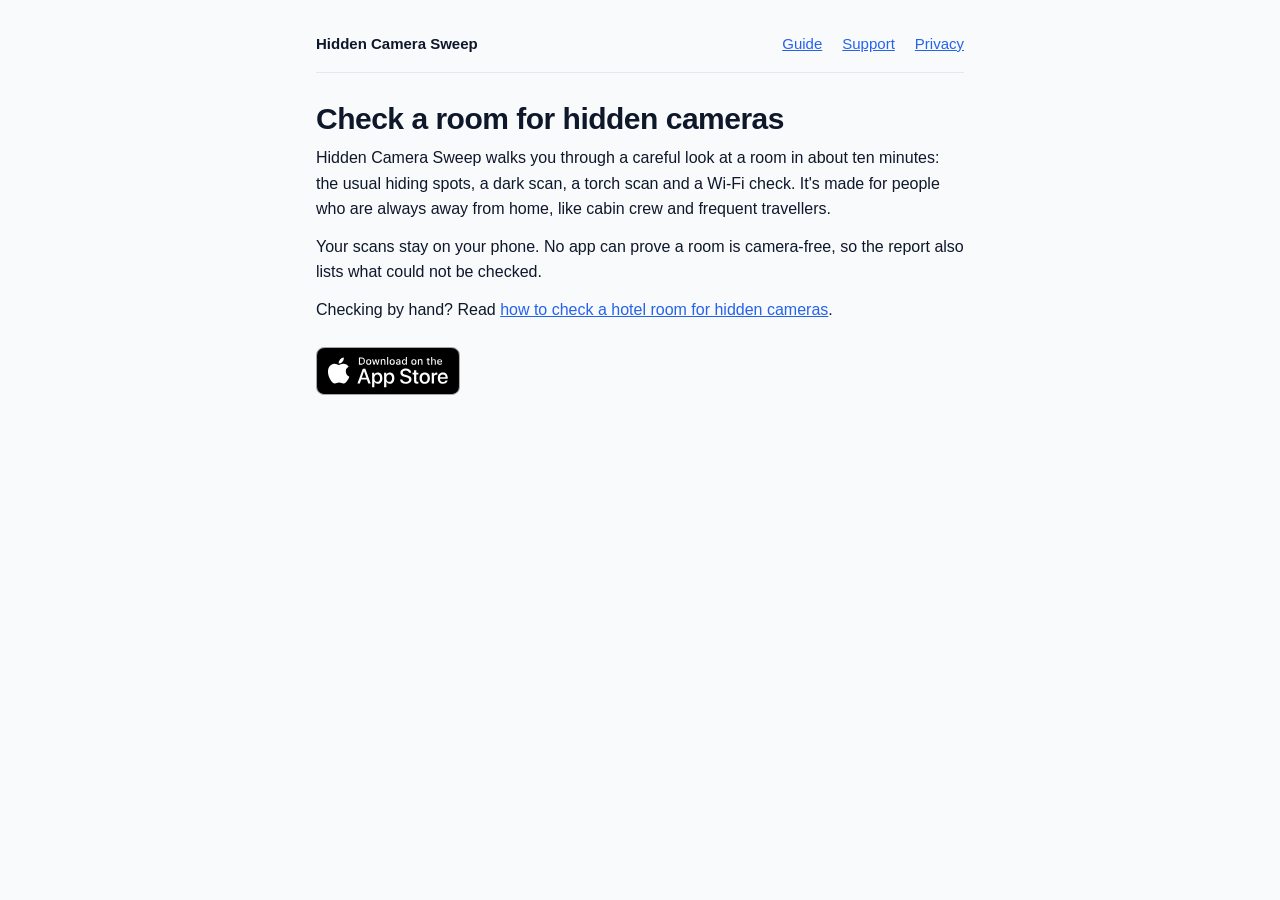
<file: index.html>
<!doctype html>
<html lang="en">
<head>
<meta charset="utf-8">
<meta name="viewport" content="width=device-width, initial-scale=1">
<title>Hidden Camera Sweep</title>
<meta name="description" content="A guided check of a room for hidden cameras, on your phone.">
<meta name="apple-itunes-app" content="app-id=6830338047">
<link rel="stylesheet" href="style.css">
</head>
<body>
<main>
  <nav><strong>Hidden Camera Sweep</strong><a href="how-to-check-hotel-room-for-hidden-cameras/">Guide</a><a href="support/">Support</a><a href="privacy/">Privacy</a></nav>
  <h1>Check a room for hidden cameras</h1>
  <p>Hidden Camera Sweep walks you through a careful look at a room in about ten minutes: the usual hiding spots, a dark scan, a torch scan and a Wi-Fi check. It's made for people who are always away from home, like cabin crew and frequent travellers.</p>
  <p>Your scans stay on your phone. No app can prove a room is camera-free, so the report also lists what could not be checked.</p>
  <p>Checking by hand? Read <a href="how-to-check-hotel-room-for-hidden-cameras/">how to check a hotel room for hidden cameras</a>.</p>
  <p class="store"><a href="https://apps.apple.com/app/id6830338047"><img src="app-store-badge.svg" alt="Download on the App Store" width="144" height="48"></a></p>
</main>
</body>
</html>
</file>
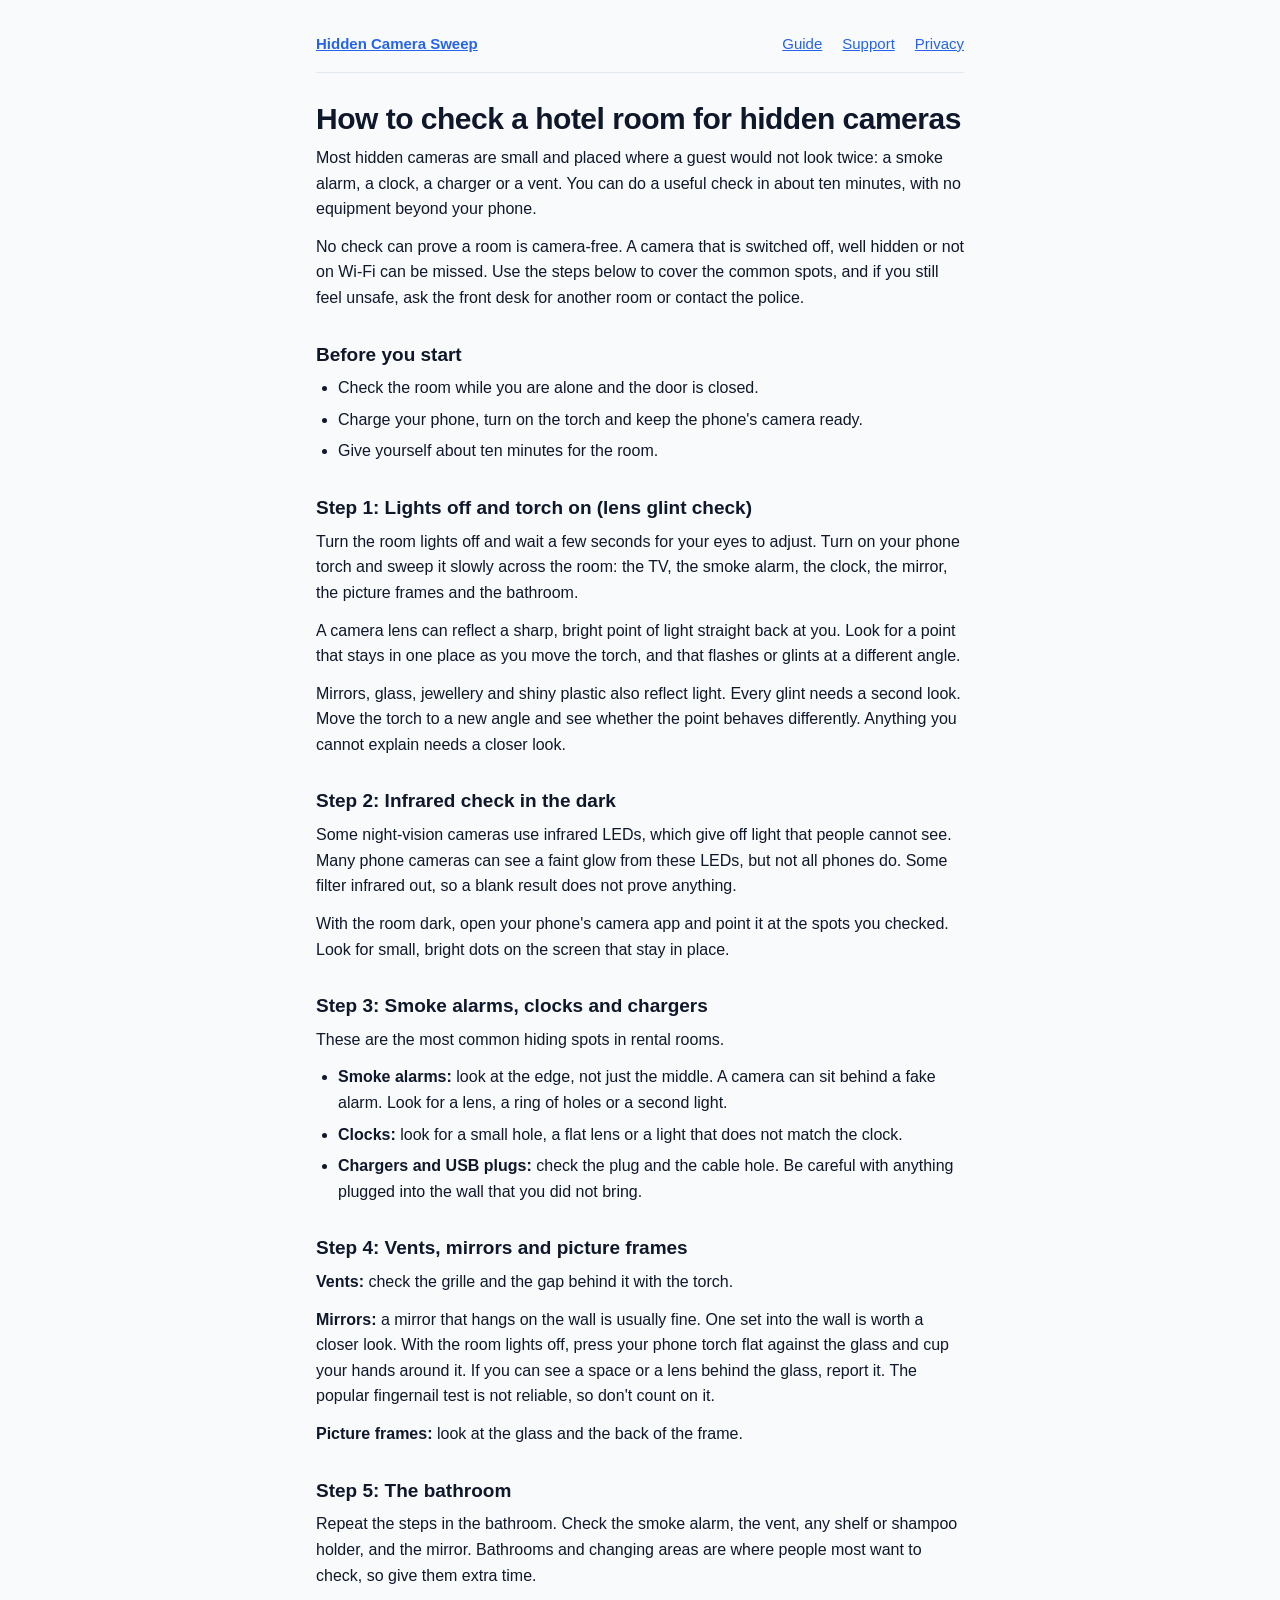
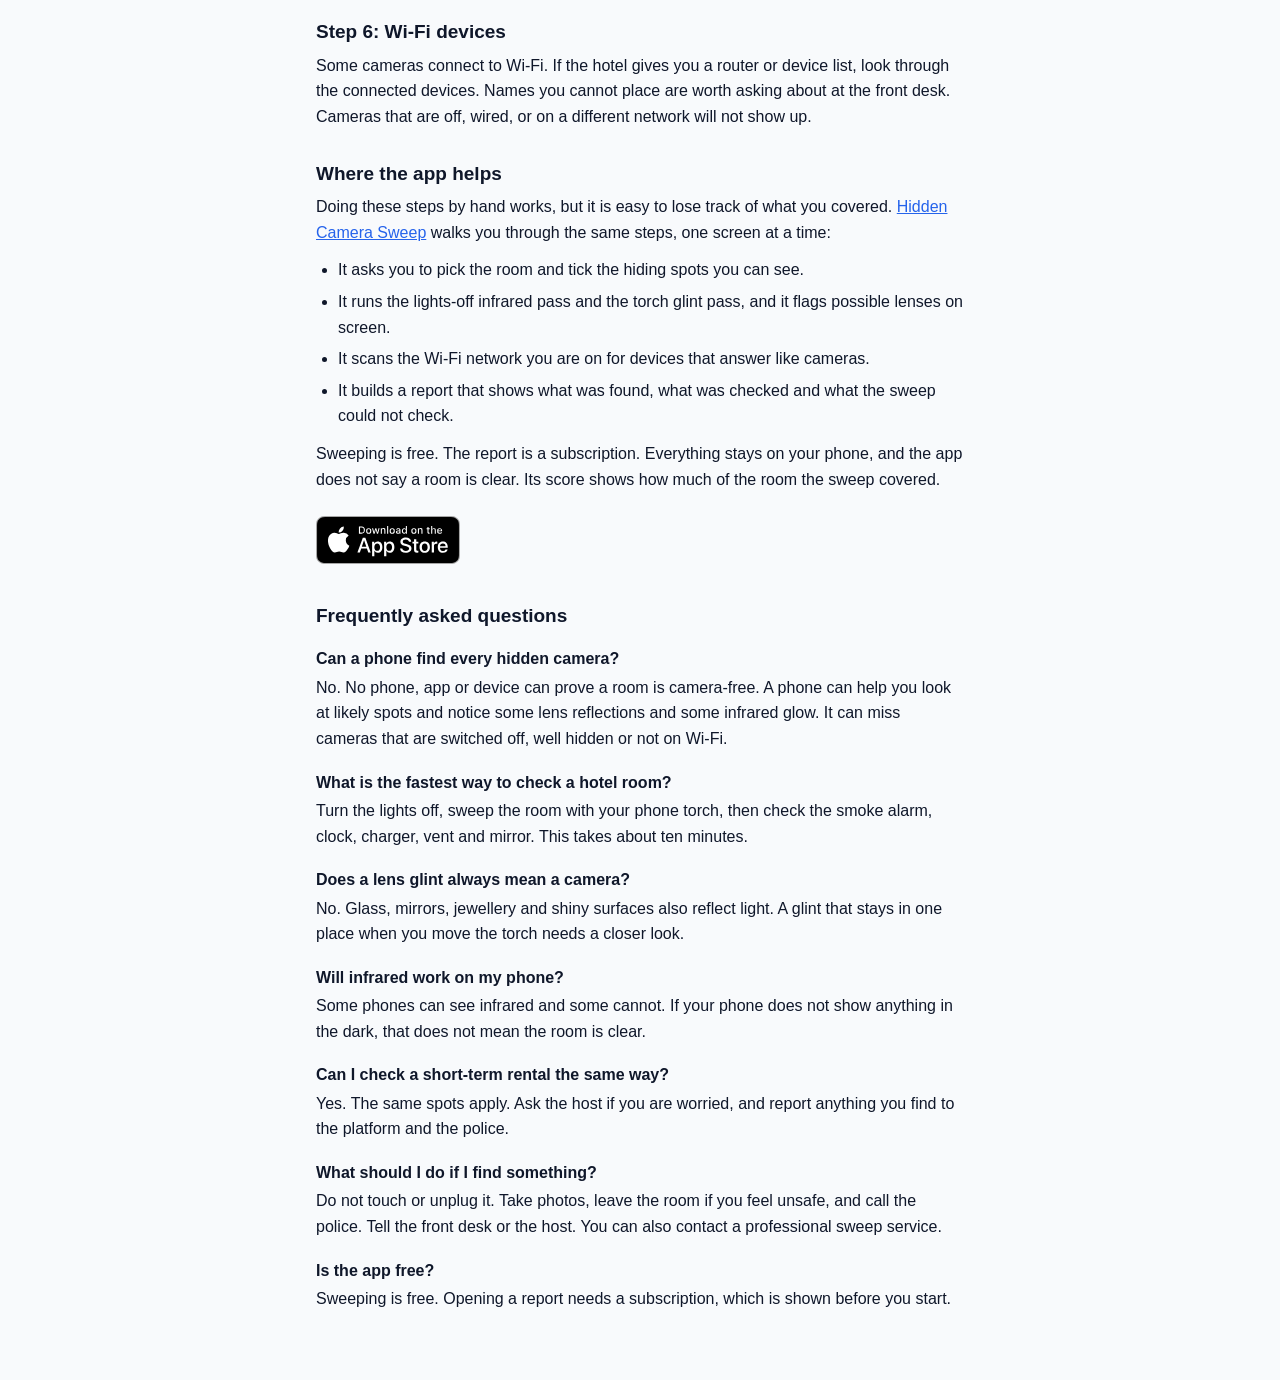
<file: how-to-check-hotel-room-for-hidden-cameras/index.html>
<!doctype html>
<html lang="en">
<head>
<meta charset="utf-8">
<meta name="viewport" content="width=device-width, initial-scale=1">
<title>How to Check a Hotel Room for Hidden Cameras</title>
<meta name="description" content="A practical ten-minute check for hotel and rental rooms: lens glints, smoke alarms, clocks, chargers and Wi-Fi devices. No check can prove a room is clear.">
<link rel="canonical" href="https://pouroaf-cpu.github.io/hidden-camera-sweep/how-to-check-hotel-room-for-hidden-cameras/">
<meta name="apple-itunes-app" content="app-id=6830338047">
<link rel="stylesheet" href="../style.css">
<script type="application/ld+json">
{
  "@context": "https://schema.org",
  "@type": "FAQPage",
  "mainEntity": [
    {"@type": "Question", "name": "Can a phone find every hidden camera?", "acceptedAnswer": {"@type": "Answer", "text": "No. No phone, app or device can prove a room is camera-free. A phone can help you look at likely spots and notice some lens reflections and some infrared glow. It can miss cameras that are switched off, well hidden or not on Wi-Fi."}},
    {"@type": "Question", "name": "What is the fastest way to check a hotel room?", "acceptedAnswer": {"@type": "Answer", "text": "Turn the lights off, sweep the room with your phone torch, then check the smoke alarm, clock, charger, vent and mirror. This takes about ten minutes."}},
    {"@type": "Question", "name": "Does a lens glint always mean a camera?", "acceptedAnswer": {"@type": "Answer", "text": "No. Glass, mirrors, jewellery and shiny surfaces also reflect light. A glint that stays in one place when you move the torch needs a closer look."}},
    {"@type": "Question", "name": "Will infrared work on my phone?", "acceptedAnswer": {"@type": "Answer", "text": "Some phones can see infrared and some cannot. If your phone does not show anything in the dark, that does not mean the room is clear."}},
    {"@type": "Question", "name": "Can I check a short-term rental the same way?", "acceptedAnswer": {"@type": "Answer", "text": "Yes. The same spots apply. Ask the host if you are worried, and report anything you find to the platform and the police."}},
    {"@type": "Question", "name": "What should I do if I find something?", "acceptedAnswer": {"@type": "Answer", "text": "Do not touch or unplug it. Take photos, leave the room if you feel unsafe, and call the police. Tell the front desk or the host. You can also contact a professional sweep service."}},
    {"@type": "Question", "name": "Is the app free?", "acceptedAnswer": {"@type": "Answer", "text": "Sweeping is free. Opening a report needs a subscription, which is shown before you start."}}
  ]
}
</script>
</head>
<body>
<main>
  <nav><strong><a href="../">Hidden Camera Sweep</a></strong><a href="./">Guide</a><a href="../support/">Support</a><a href="../privacy/">Privacy</a></nav>
  <h1>How to check a hotel room for hidden cameras</h1>
  <p>Most hidden cameras are small and placed where a guest would not look twice: a smoke alarm, a clock, a charger or a vent. You can do a useful check in about ten minutes, with no equipment beyond your phone.</p>
  <p>No check can prove a room is camera-free. A camera that is switched off, well hidden or not on Wi-Fi can be missed. Use the steps below to cover the common spots, and if you still feel unsafe, ask the front desk for another room or contact the police.</p>

  <h2>Before you start</h2>
  <ul>
    <li>Check the room while you are alone and the door is closed.</li>
    <li>Charge your phone, turn on the torch and keep the phone's camera ready.</li>
    <li>Give yourself about ten minutes for the room.</li>
  </ul>

  <h2>Step 1: Lights off and torch on (lens glint check)</h2>
  <p>Turn the room lights off and wait a few seconds for your eyes to adjust. Turn on your phone torch and sweep it slowly across the room: the TV, the smoke alarm, the clock, the mirror, the picture frames and the bathroom.</p>
  <p>A camera lens can reflect a sharp, bright point of light straight back at you. Look for a point that stays in one place as you move the torch, and that flashes or glints at a different angle.</p>
  <p>Mirrors, glass, jewellery and shiny plastic also reflect light. Every glint needs a second look. Move the torch to a new angle and see whether the point behaves differently. Anything you cannot explain needs a closer look.</p>

  <h2>Step 2: Infrared check in the dark</h2>
  <p>Some night-vision cameras use infrared LEDs, which give off light that people cannot see. Many phone cameras can see a faint glow from these LEDs, but not all phones do. Some filter infrared out, so a blank result does not prove anything.</p>
  <p>With the room dark, open your phone's camera app and point it at the spots you checked. Look for small, bright dots on the screen that stay in place.</p>

  <h2>Step 3: Smoke alarms, clocks and chargers</h2>
  <p>These are the most common hiding spots in rental rooms.</p>
  <ul>
    <li><strong>Smoke alarms:</strong> look at the edge, not just the middle. A camera can sit behind a fake alarm. Look for a lens, a ring of holes or a second light.</li>
    <li><strong>Clocks:</strong> look for a small hole, a flat lens or a light that does not match the clock.</li>
    <li><strong>Chargers and USB plugs:</strong> check the plug and the cable hole. Be careful with anything plugged into the wall that you did not bring.</li>
  </ul>

  <h2>Step 4: Vents, mirrors and picture frames</h2>
  <p><strong>Vents:</strong> check the grille and the gap behind it with the torch.</p>
  <p><strong>Mirrors:</strong> a mirror that hangs on the wall is usually fine. One set into the wall is worth a closer look. With the room lights off, press your phone torch flat against the glass and cup your hands around it. If you can see a space or a lens behind the glass, report it. The popular fingernail test is not reliable, so don't count on it.</p>
  <p><strong>Picture frames:</strong> look at the glass and the back of the frame.</p>

  <h2>Step 5: The bathroom</h2>
  <p>Repeat the steps in the bathroom. Check the smoke alarm, the vent, any shelf or shampoo holder, and the mirror. Bathrooms and changing areas are where people most want to check, so give them extra time.</p>

  <h2>Step 6: Wi-Fi devices</h2>
  <p>Some cameras connect to Wi-Fi. If the hotel gives you a router or device list, look through the connected devices. Names you cannot place are worth asking about at the front desk. Cameras that are off, wired, or on a different network will not show up.</p>

  <h2>Where the app helps</h2>
  <p>Doing these steps by hand works, but it is easy to lose track of what you covered. <a href="https://apps.apple.com/app/id6830338047">Hidden Camera Sweep</a> walks you through the same steps, one screen at a time:</p>
  <ul>
    <li>It asks you to pick the room and tick the hiding spots you can see.</li>
    <li>It runs the lights-off infrared pass and the torch glint pass, and it flags possible lenses on screen.</li>
    <li>It scans the Wi-Fi network you are on for devices that answer like cameras.</li>
    <li>It builds a report that shows what was found, what was checked and what the sweep could not check.</li>
  </ul>
  <p>Sweeping is free. The report is a subscription. Everything stays on your phone, and the app does not say a room is clear. Its score shows how much of the room the sweep covered.</p>
  <p class="store"><a href="https://apps.apple.com/app/id6830338047"><img src="../app-store-badge.svg" alt="Download on the App Store" width="144" height="48"></a></p>

  <h2>Frequently asked questions</h2>
  <h3>Can a phone find every hidden camera?</h3>
  <p>No. No phone, app or device can prove a room is camera-free. A phone can help you look at likely spots and notice some lens reflections and some infrared glow. It can miss cameras that are switched off, well hidden or not on Wi-Fi.</p>
  <h3>What is the fastest way to check a hotel room?</h3>
  <p>Turn the lights off, sweep the room with your phone torch, then check the smoke alarm, clock, charger, vent and mirror. This takes about ten minutes.</p>
  <h3>Does a lens glint always mean a camera?</h3>
  <p>No. Glass, mirrors, jewellery and shiny surfaces also reflect light. A glint that stays in one place when you move the torch needs a closer look.</p>
  <h3>Will infrared work on my phone?</h3>
  <p>Some phones can see infrared and some cannot. If your phone does not show anything in the dark, that does not mean the room is clear.</p>
  <h3>Can I check a short-term rental the same way?</h3>
  <p>Yes. The same spots apply. Ask the host if you are worried, and report anything you find to the platform and the police.</p>
  <h3>What should I do if I find something?</h3>
  <p>Do not touch or unplug it. Take photos, leave the room if you feel unsafe, and call the police. Tell the front desk or the host. You can also contact a professional sweep service.</p>
  <h3>Is the app free?</h3>
  <p>Sweeping is free. Opening a report needs a subscription, which is shown before you start.</p>
</main>
</body>
</html>
</file>
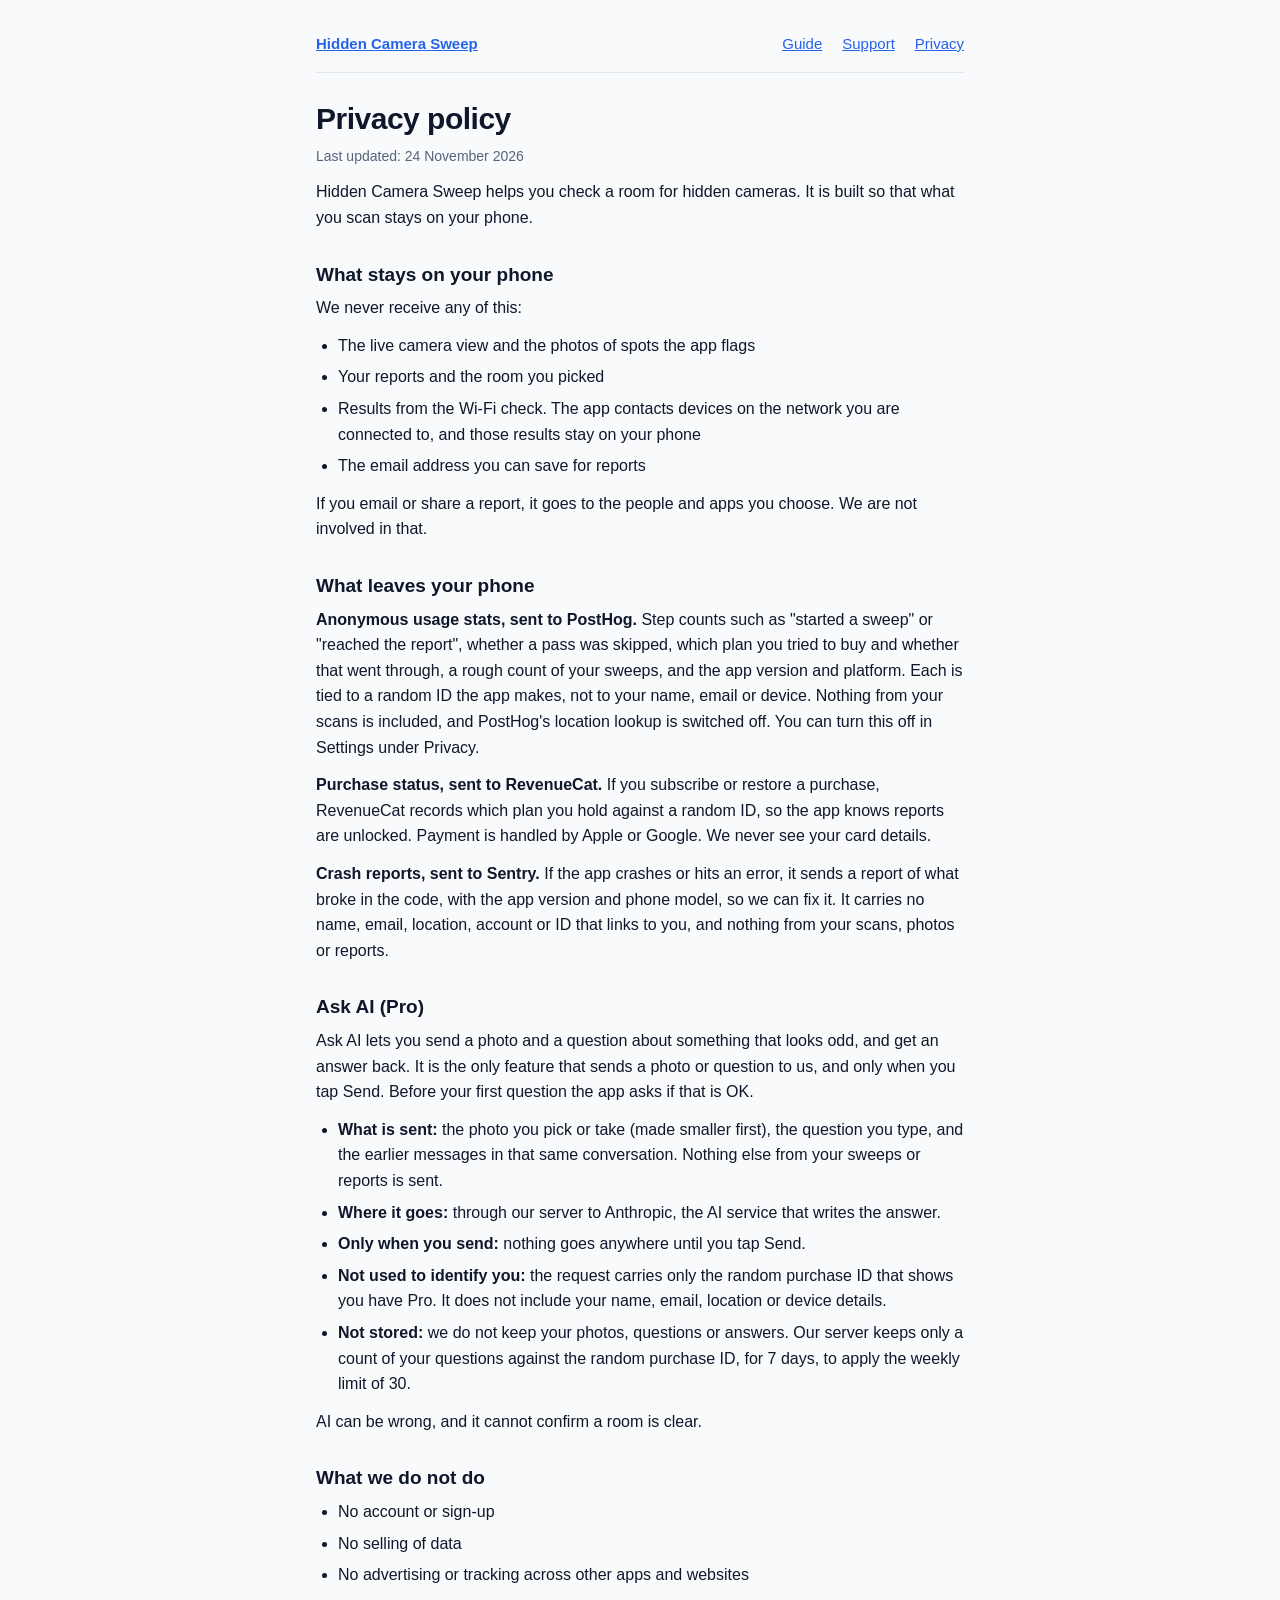
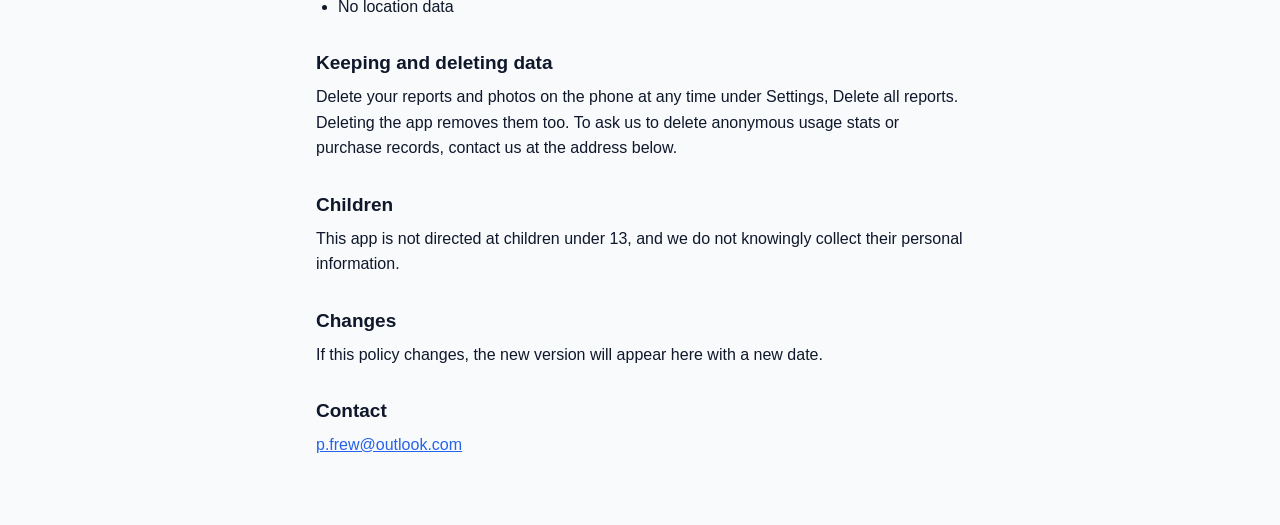
<file: privacy/index.html>
<!doctype html>
<html lang="en">
<head>
<meta charset="utf-8">
<meta name="viewport" content="width=device-width, initial-scale=1">
<title>Privacy policy | Hidden Camera Sweep</title>
<meta name="description" content="What Hidden Camera Sweep keeps on your phone and the little that leaves it.">
<meta name="apple-itunes-app" content="app-id=6830338047">
<link rel="stylesheet" href="../style.css">
</head>
<body>
<main>
  <nav><strong><a href="../">Hidden Camera Sweep</a></strong><a href="../how-to-check-hotel-room-for-hidden-cameras/">Guide</a><a href="../support/">Support</a><a href="./">Privacy</a></nav>
  <h1>Privacy policy</h1>
  <p class="meta">Last updated: 24 November 2026</p>
  <p>Hidden Camera Sweep helps you check a room for hidden cameras. It is built so that what you scan stays on your phone.</p>

  <h2>What stays on your phone</h2>
  <p>We never receive any of this:</p>
  <ul>
    <li>The live camera view and the photos of spots the app flags</li>
    <li>Your reports and the room you picked</li>
    <li>Results from the Wi-Fi check. The app contacts devices on the network you are connected to, and those results stay on your phone</li>
    <li>The email address you can save for reports</li>
  </ul>
  <p>If you email or share a report, it goes to the people and apps you choose. We are not involved in that.</p>

  <h2>What leaves your phone</h2>
  <p><strong>Anonymous usage stats, sent to PostHog.</strong> Step counts such as "started a sweep" or "reached the report", whether a pass was skipped, which plan you tried to buy and whether that went through, a rough count of your sweeps, and the app version and platform. Each is tied to a random ID the app makes, not to your name, email or device. Nothing from your scans is included, and PostHog's location lookup is switched off. You can turn this off in Settings under Privacy.</p>
  <p><strong>Purchase status, sent to RevenueCat.</strong> If you subscribe or restore a purchase, RevenueCat records which plan you hold against a random ID, so the app knows reports are unlocked. Payment is handled by Apple or Google. We never see your card details.</p>
  <p><strong>Crash reports, sent to Sentry.</strong> If the app crashes or hits an error, it sends a report of what broke in the code, with the app version and phone model, so we can fix it. It carries no name, email, location, account or ID that links to you, and nothing from your scans, photos or reports.</p>

  <h2>Ask AI (Pro)</h2>
  <p>Ask AI lets you send a photo and a question about something that looks odd, and get an answer back. It is the only feature that sends a photo or question to us, and only when you tap Send. Before your first question the app asks if that is OK.</p>
  <ul>
    <li><strong>What is sent:</strong> the photo you pick or take (made smaller first), the question you type, and the earlier messages in that same conversation. Nothing else from your sweeps or reports is sent.</li>
    <li><strong>Where it goes:</strong> through our server to Anthropic, the AI service that writes the answer.</li>
    <li><strong>Only when you send:</strong> nothing goes anywhere until you tap Send.</li>
    <li><strong>Not used to identify you:</strong> the request carries only the random purchase ID that shows you have Pro. It does not include your name, email, location or device details.</li>
    <li><strong>Not stored:</strong> we do not keep your photos, questions or answers. Our server keeps only a count of your questions against the random purchase ID, for 7 days, to apply the weekly limit of 30.</li>
  </ul>
  <p>AI can be wrong, and it cannot confirm a room is clear.</p>

  <h2>What we do not do</h2>
  <ul>
    <li>No account or sign-up</li>
    <li>No selling of data</li>
    <li>No advertising or tracking across other apps and websites</li>
    <li>No location data</li>
  </ul>

  <h2>Keeping and deleting data</h2>
  <p>Delete your reports and photos on the phone at any time under Settings, Delete all reports. Deleting the app removes them too. To ask us to delete anonymous usage stats or purchase records, contact us at the address below.</p>

  <h2>Children</h2>
  <p>This app is not directed at children under 13, and we do not knowingly collect their personal information.</p>

  <h2>Changes</h2>
  <p>If this policy changes, the new version will appear here with a new date.</p>

  <h2>Contact</h2>
  <p><a href="mailto:p.frew@outlook.com">p.frew@outlook.com</a></p>
</main>
</body>
</html>
</file>
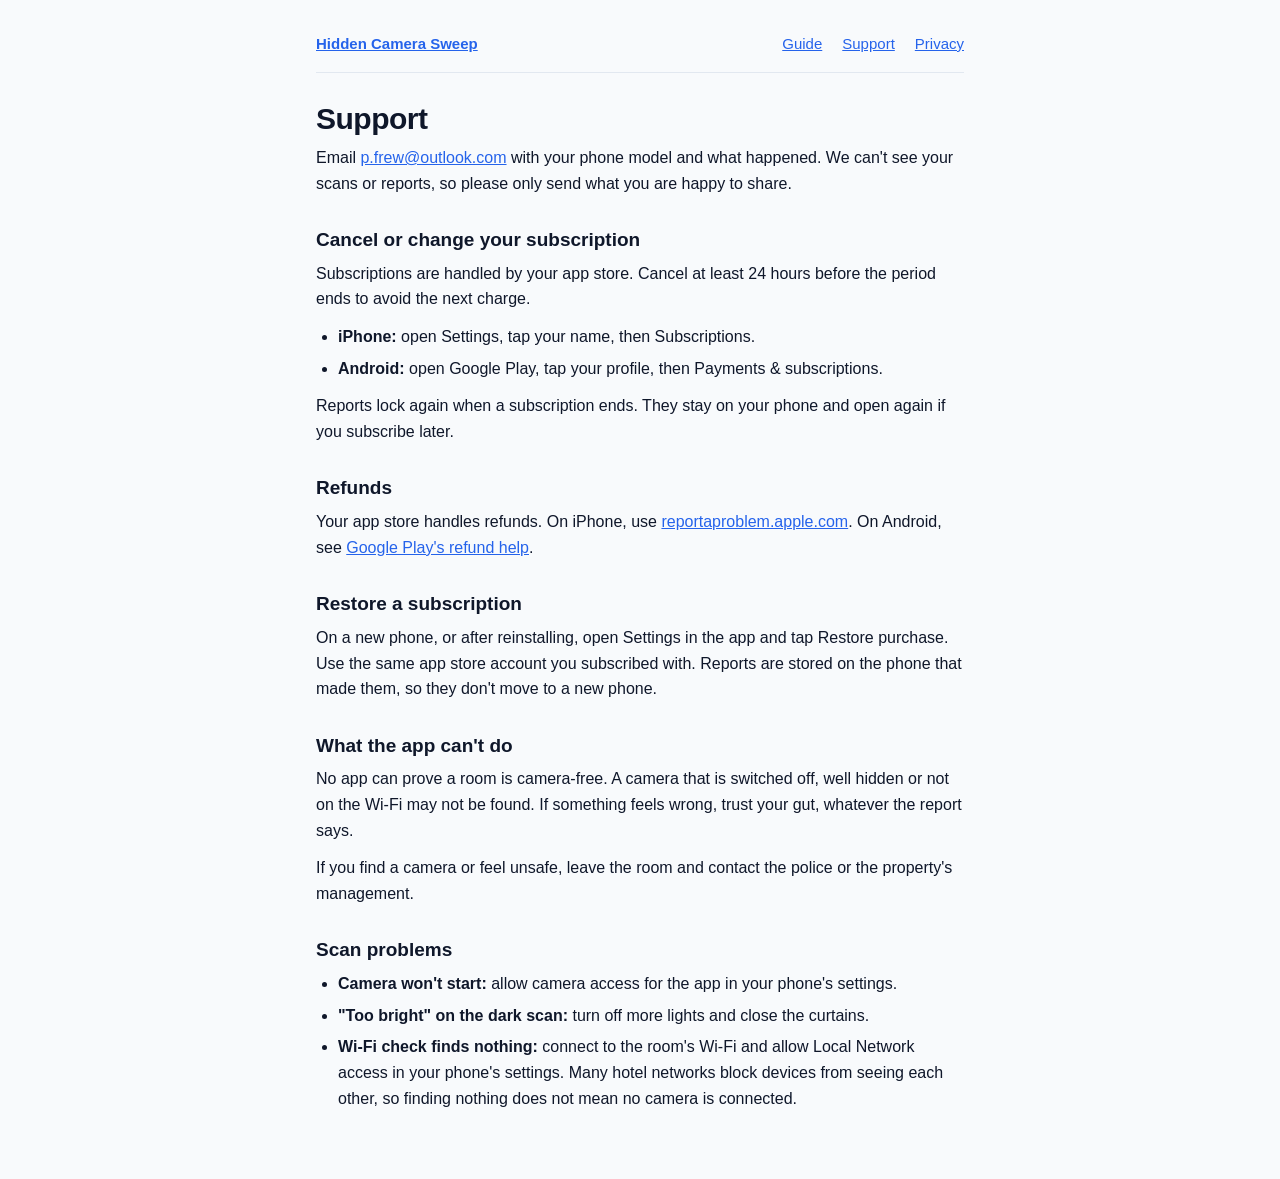
<file: support/index.html>
<!doctype html>
<html lang="en">
<head>
<meta charset="utf-8">
<meta name="viewport" content="width=device-width, initial-scale=1">
<title>Support | Hidden Camera Sweep</title>
<meta name="description" content="Get help with Hidden Camera Sweep and manage your subscription.">
<meta name="apple-itunes-app" content="app-id=6830338047">
<link rel="stylesheet" href="../style.css">
</head>
<body>
<main>
  <nav><strong><a href="../">Hidden Camera Sweep</a></strong><a href="../how-to-check-hotel-room-for-hidden-cameras/">Guide</a><a href="./">Support</a><a href="../privacy/">Privacy</a></nav>
  <h1>Support</h1>
  <p>Email <a href="mailto:p.frew@outlook.com">p.frew@outlook.com</a> with your phone model and what happened. We can't see your scans or reports, so please only send what you are happy to share.</p>

  <h2>Cancel or change your subscription</h2>
  <p>Subscriptions are handled by your app store. Cancel at least 24 hours before the period ends to avoid the next charge.</p>
  <ul>
    <li><strong>iPhone:</strong> open Settings, tap your name, then Subscriptions.</li>
    <li><strong>Android:</strong> open Google Play, tap your profile, then Payments &amp; subscriptions.</li>
  </ul>
  <p>Reports lock again when a subscription ends. They stay on your phone and open again if you subscribe later.</p>

  <h2>Refunds</h2>
  <p>Your app store handles refunds. On iPhone, use <a href="https://reportaproblem.apple.com">reportaproblem.apple.com</a>. On Android, see <a href="https://support.google.com/googleplay/answer/2479637">Google Play's refund help</a>.</p>

  <h2>Restore a subscription</h2>
  <p>On a new phone, or after reinstalling, open Settings in the app and tap Restore purchase. Use the same app store account you subscribed with. Reports are stored on the phone that made them, so they don't move to a new phone.</p>

  <h2>What the app can't do</h2>
  <p>No app can prove a room is camera-free. A camera that is switched off, well hidden or not on the Wi-Fi may not be found. If something feels wrong, trust your gut, whatever the report says.</p>
  <p>If you find a camera or feel unsafe, leave the room and contact the police or the property's management.</p>

  <h2>Scan problems</h2>
  <ul>
    <li><strong>Camera won't start:</strong> allow camera access for the app in your phone's settings.</li>
    <li><strong>"Too bright" on the dark scan:</strong> turn off more lights and close the curtains.</li>
    <li><strong>Wi-Fi check finds nothing:</strong> connect to the room's Wi-Fi and allow Local Network access in your phone's settings. Many hotel networks block devices from seeing each other, so finding nothing does not mean no camera is connected.</li>
  </ul>
</main>
</body>
</html>
</file>
<file: style.css>
:root {
  --bg: #F8FAFC;
  --text: #0F172A;
  --muted: #55647A;
  --accent: #2563EB;
  --border: #E2E8F0;
}
* { box-sizing: border-box; }
body {
  margin: 0;
  background: var(--bg);
  color: var(--text);
  font: 16px/1.6 -apple-system, BlinkMacSystemFont, "Segoe UI", Roboto, Helvetica, Arial, sans-serif;
}
main { max-width: 680px; margin: 0 auto; padding: 32px 16px 56px; }
nav { display: flex; flex-wrap: wrap; gap: 8px 20px; padding-bottom: 16px; margin-bottom: 28px; border-bottom: 1px solid var(--border); font-size: 15px; }
nav strong { margin-right: auto; }
h1 { font-size: 30px; line-height: 1.2; letter-spacing: -0.5px; margin: 0 0 8px; }
h2 { font-size: 19px; line-height: 1.3; margin: 32px 0 8px; }
h3 { font-size: 16px; line-height: 1.4; margin: 20px 0 4px; }
p, ul { margin: 0 0 12px; }
ul { padding-left: 22px; }
li { margin-bottom: 6px; }
a { color: var(--accent); }
.meta { color: var(--muted); font-size: 14px; }
.store { margin-top: 24px; }
.store a { display: inline-block; }
.store img { display: block; height: 48px; width: auto; }
</file>
